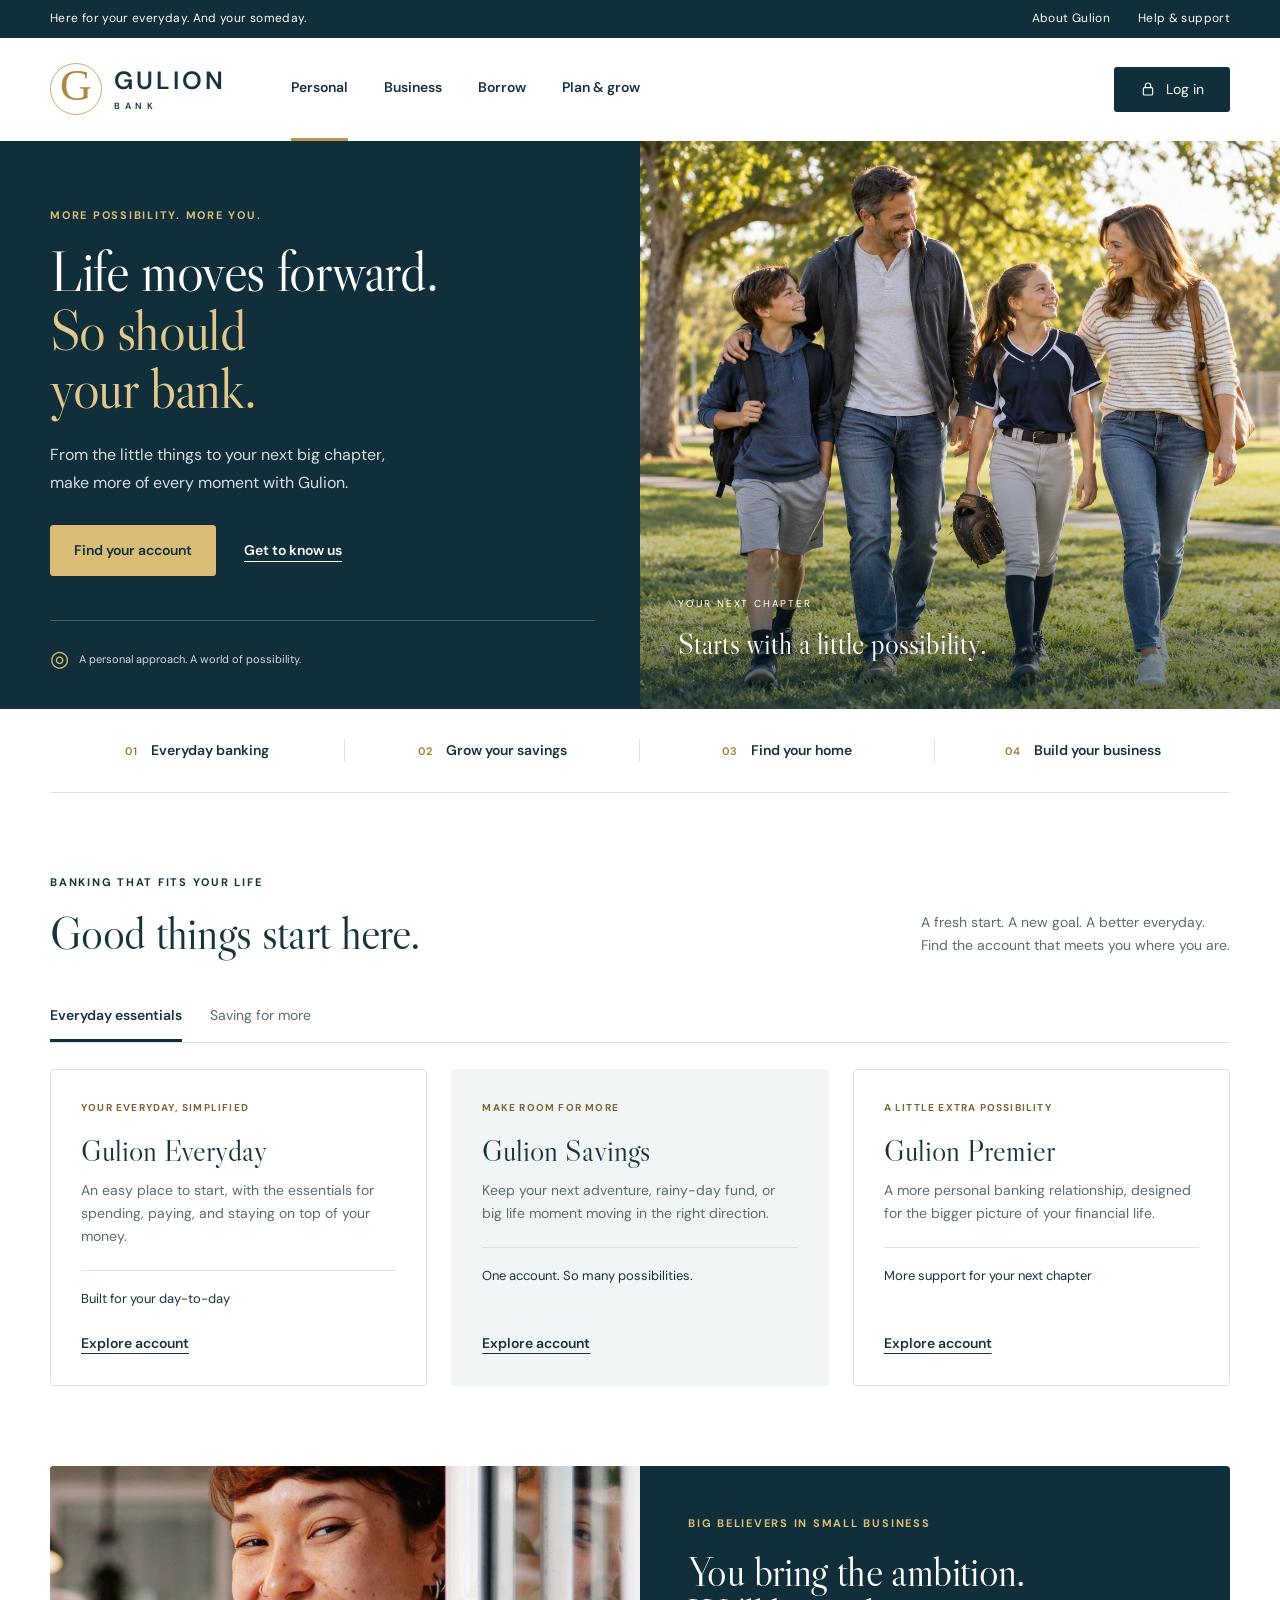
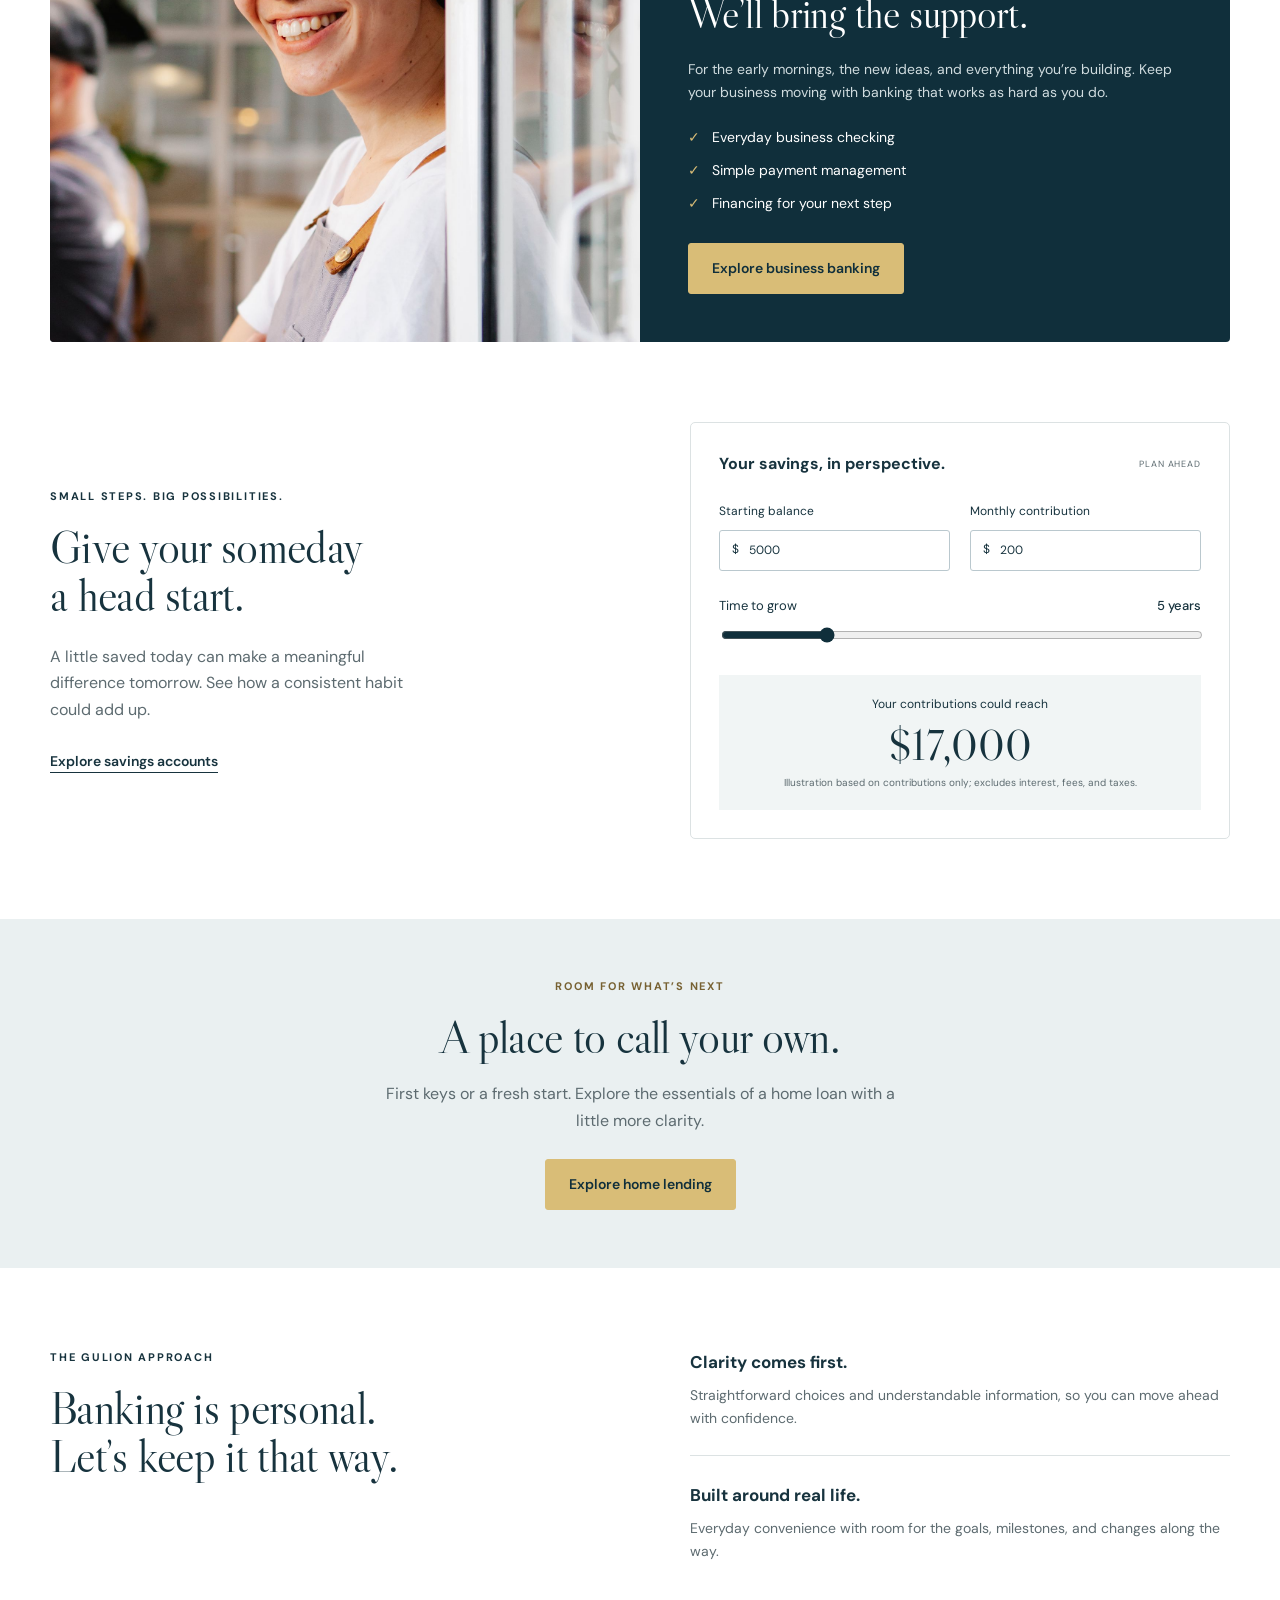
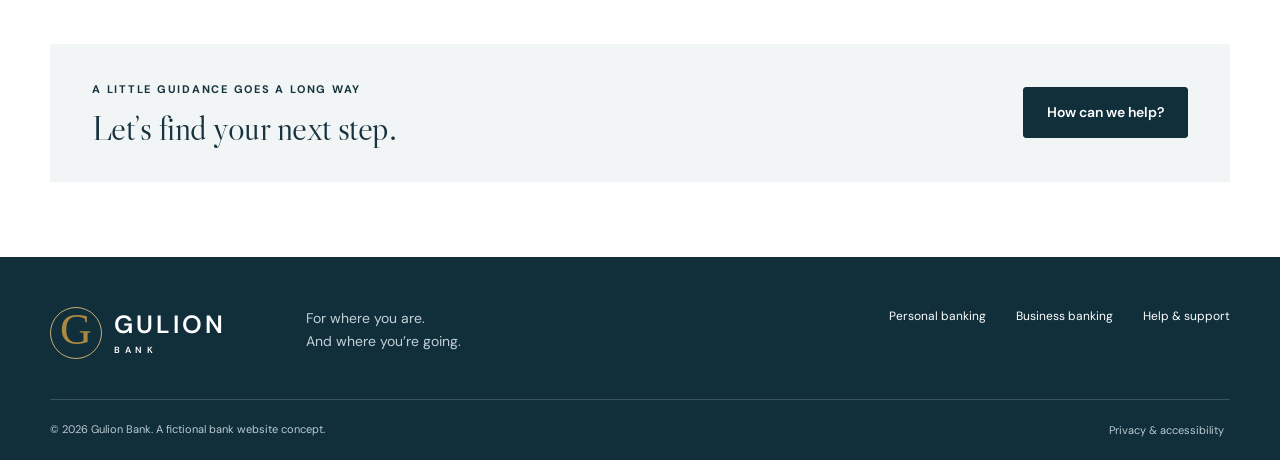
<file: index.html>
<!doctype html>
<html lang="en"><head><meta charset="UTF-8"><meta name="viewport" content="width=device-width,initial-scale=1"><title>Gulion Bank | Life moves forward. So should your bank.</title><meta name="description" content="Discover a more personal approach to everyday banking, saving, home lending and business at Gulion Bank."><link rel="icon" type="image/svg+xml" href="data:image/svg+xml,%3Csvg xmlns='http://www.w3.org/2000/svg' viewBox='0 0 40 40'%3E%3Crect width='40' height='40' rx='8' fill='%230b2935'/%3E%3Ctext x='8' y='30' fill='%23d9bd77' font-family='Georgia' font-size='32'%3EG%3C/text%3E%3C/svg%3E"><link rel="stylesheet" href="style.css"></head><body>
<a class="skip" href="steve.html">Skip to content</a><div class="utility"><div class="wrap"><span>Here for your everyday. And your someday.</span><div><a href="steve.html">About Gulion</a><a href="steve.html">Help & support</a></div></div></div>
<header><div class="wrap nav"><a href="steve.html" class="brand" aria-label="Gulion Bank home"><span class="mark">G</span><span>GULION<small>BANK</small></span></a><button class="menu" aria-label="Open navigation" aria-expanded="false">☰</button><nav aria-label="Main navigation"><a href="steve.html" class="active">Personal</a><a href="steve.html">Business</a><a href="steve.html">Borrow</a><a href="steve.html">Plan & grow</a></nav><button class="login" data-dialog="login"><svg viewBox="0 0 24 24" aria-hidden="true"><rect x="5" y="10" width="14" height="11" rx="2"/><path d="M8 10V7a4 4 0 018 0v3"/></svg>Log in</button></div></header>
<main id="main"><section class="hero"><div class="hero-copy"><span class="eyebrow">MORE POSSIBILITY. MORE YOU.</span><h1>Life moves forward.<br><em>So should<br>your bank.</em></h1><p>From the little things to your next big chapter, make more of every moment with Gulion.</p><div class="actions"><a class="button" href="steve.html">Find your account</a><a class="text-link" href="steve.html">Get to know us</a></div><div class="hero-note"><span class="line-icon">◎</span> A personal approach. A world of possibility.</div></div><div class="hero-photo"><img src="assets/family-park.jpg" alt="A family walking together through a sunny park after a youth softball game" fetchpriority="high"><div class="photo-caption"><span>YOUR NEXT CHAPTER</span><strong>Starts with a little possibility.</strong></div></div></section>
<section class="quick wrap" aria-label="Explore banking"><a href="steve.html"><span>01</span>Everyday banking</a><a href="steve.html"><span>02</span>Grow your savings</a><a href="steve.html"><span>03</span>Find your home</a><a href="steve.html"><span>04</span>Build your business</a></section>
<section id="accounts" class="section wrap"><div class="section-heading"><div><span class="eyebrow">BANKING THAT FITS YOUR LIFE</span><h2>Good things start here.</h2></div><p>A fresh start. A new goal. A better everyday.<br>Find the account that meets you where you are.</p></div><div class="tabs" role="tablist" aria-label="Account type"><button role="tab" id="tab-everyday" aria-controls="products" aria-selected="true" data-tab="everyday">Everyday essentials</button><button role="tab" id="tab-savings" aria-controls="products" aria-selected="false" tabindex="-1" data-tab="savings">Saving for more</button></div><div class="products" id="products" role="tabpanel" aria-labelledby="tab-everyday"></div></section>
<section class="business wrap" id="business"><div class="business-photo"><img src="assets/business.jpg" alt="Smiling café professional wearing an apron" loading="lazy"></div><div class="business-copy"><span class="eyebrow">BIG BELIEVERS IN SMALL BUSINESS</span><h2>You bring the ambition.<br>We’ll bring the support.</h2><p>For the early mornings, the new ideas, and everything you’re building. Keep your business moving with banking that works as hard as you do.</p><ul><li>Everyday business checking</li><li>Simple payment management</li><li>Financing for your next step</li></ul><button class="button light" data-dialog="business">Explore business banking</button></div></section>
<section class="section wrap planning" id="plan"><div><span class="eyebrow">SMALL STEPS. BIG POSSIBILITIES.</span><h2>Give your someday<br>a head start.</h2><p>A little saved today can make a meaningful difference tomorrow. See how a consistent habit could add up.</p><a class="text-link" href="steve.html" id="see-savings">Explore savings accounts</a></div><div class="calculator"><div class="calc-title"><h3>Your savings, in perspective.</h3><span>PLAN AHEAD</span></div><div class="calc-inputs"><label>Starting balance<div class="money"><span>$</span><input id="balance" type="number" min="0" max="10000000" value="5000" step="100"></div></label><label>Monthly contribution<div class="money"><span>$</span><input id="monthly" type="number" min="0" max="100000" value="200" step="25"></div></label></div><label class="range-label" for="years">Time to grow <strong><output id="year-value">5</output> years</strong></label><input id="years" type="range" min="1" max="20" value="5"><div class="estimate"><span>Your contributions could reach</span><strong id="total">$17,000</strong><small>Illustration based on contributions only; excludes interest, fees, and taxes.</small></div></div></section>
<section class="borrow" id="borrow"><div class="wrap borrow-inner"><span class="eyebrow">ROOM FOR WHAT’S NEXT</span><h2>A place to call your own.</h2><p>First keys or a fresh start. Explore the essentials of a home loan with a little more clarity.</p><button class="button light" data-dialog="home">Explore home lending</button></div></section>
<section class="section wrap about" id="about"><div><span class="eyebrow">THE GULION APPROACH</span><h2>Banking is personal.<br>Let’s keep it that way.</h2></div><div class="principles"><article><h3>Clarity comes first.</h3><p>Straightforward choices and understandable information, so you can move ahead with confidence.</p></article><article><h3>Built around real life.</h3><p>Everyday convenience with room for the goals, milestones, and changes along the way.</p></article></div></section>
<section class="help wrap" id="help"><div><span class="eyebrow">A LITTLE GUIDANCE GOES A LONG WAY</span><h2>Let’s find your next step.</h2></div><button class="button" data-dialog="help">How can we help?</button></section></main>
<footer><div class="wrap"><div class="footer-top"><a href="steve.html" class="brand"><span class="mark">G</span><span>GULION<small>BANK</small></span></a><p>For where you are.<br>And where you’re going.</p><div><a href="steve.html">Personal banking</a><a href="steve.html">Business banking</a><a href="steve.html">Help & support</a></div></div><div class="footer-bottom"><span>© 2026 Gulion Bank. A fictional bank website concept.</span><button data-dialog="privacy">Privacy & accessibility</button></div></div></footer>
<dialog id="detail"><button class="close" aria-label="Close dialog">×</button><span class="eyebrow">GULION BANK</span><h2 id="dialog-title"></h2><div id="dialog-content"></div><button class="button dismiss">Got it</button></dialog><script src="app.js"></script></body></html>
</file>
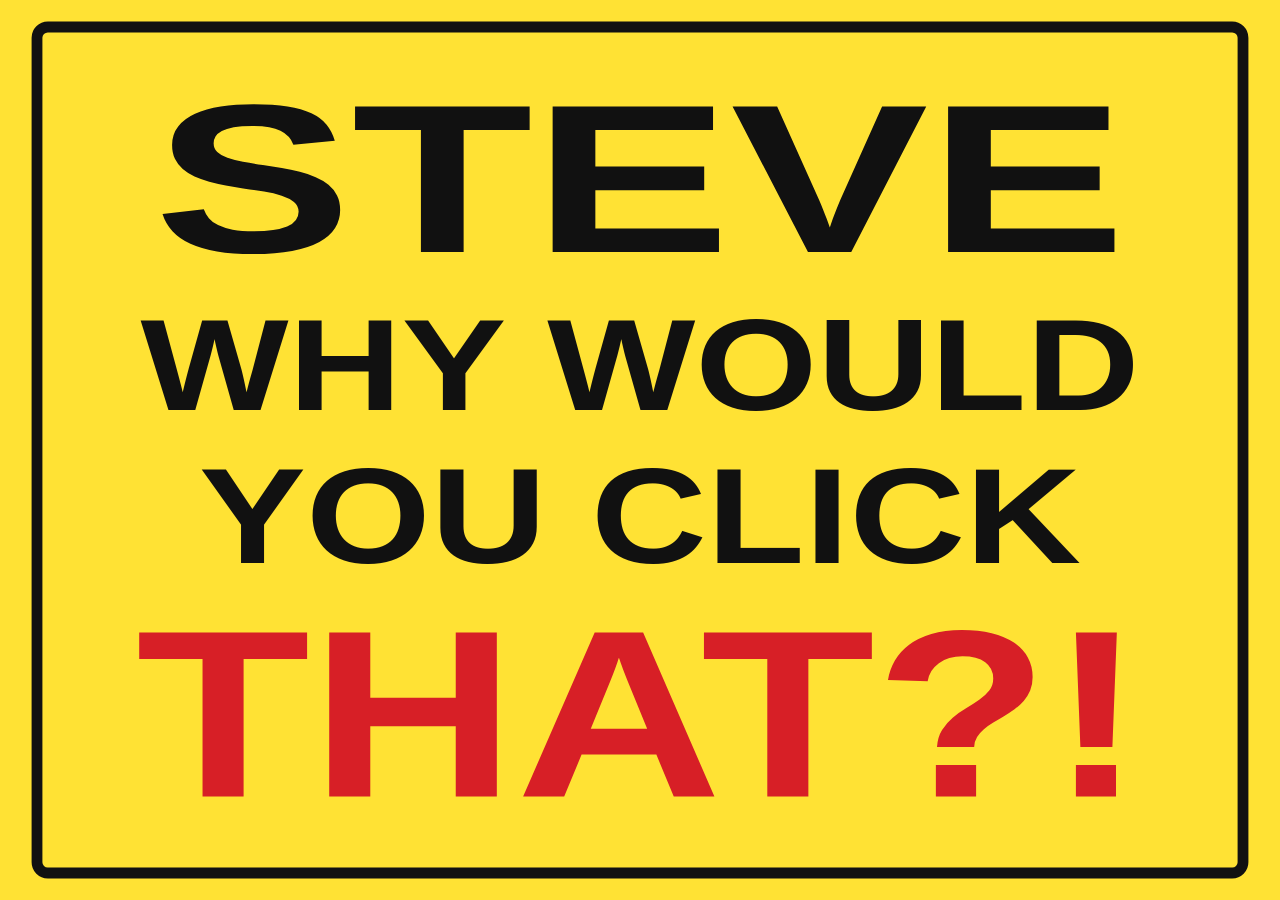
<file: steve.html>
<!doctype html><html lang="en"><head><meta charset="utf-8"><meta name="viewport" content="width=device-width,initial-scale=1"><title>STEVE WHY WOULD YOU CLICK THAT?!</title><meta name="robots" content="noindex"><style>*{box-sizing:border-box}html,body{margin:0;min-height:100%;background:#ffe234}body{min-height:100vh;min-height:100svh;display:grid;place-items:center}main{width:100%;display:grid;place-items:center}img{display:block;width:100%;max-width:1400px;height:auto;max-height:100svh;object-fit:contain}</style></head><body><main><img src="assets/steve.svg" width="1400" height="1000" alt="STEVE WHY WOULD YOU CLICK THAT?!"></main></body></html>
</file>
<file: style.css>
@import url('https://fonts.googleapis.com/css2?family=DM+Sans:wght@400;500;600;700&family=Libre+Caslon+Display&display=swap');
:root{--navy:#102f3b;--ink:#17333e;--gold:#d9bd77;--muted:#5d6b70;--line:#dce2e3;--pale:#f1f5f5}*{box-sizing:border-box}html{scroll-behavior:smooth;scroll-padding-top:90px}body{margin:0;color:var(--ink);font:16px/1.65 'DM Sans',Arial,sans-serif;background:#fff}button,input{font:inherit}button,a{touch-action:manipulation}a{color:inherit;text-decoration:none}button{cursor:pointer}button:focus-visible,a:focus-visible,input:focus-visible{outline:3px solid #ad8226;outline-offset:5px}.wrap{max-width:1280px;margin:auto;width:calc(100% - 100px)}.utility{background:var(--navy);color:#fff;font-size:12px;letter-spacing:.03em}.utility .wrap{display:flex;justify-content:space-between;padding:9px 0}.utility a{margin-left:28px}.nav{height:103px;display:flex;align-items:center;gap:65px}.brand{display:flex;align-items:center;gap:12px;line-height:1;font-size:25px;font-weight:600;letter-spacing:.12em}.brand small{display:block;font-size:9px;letter-spacing:.5em;margin-top:9px}.mark{font:44px/1 Georgia,serif;color:#ac8940;border:1px solid #c6ad74;border-radius:50%;width:52px;height:52px;text-align:center;letter-spacing:-5px;padding-right:5px}.nav nav{display:flex;gap:36px;flex:1;font-size:14px;font-weight:600;height:100%;align-items:center}.nav nav a{height:100%;display:flex;align-items:center;border-bottom:3px solid transparent}.nav nav a:hover,.nav nav .active{border-color:#b99851}.login{display:flex;align-items:center;gap:10px;background:var(--navy);color:#fff;border:0;padding:11px 26px;border-radius:3px;font-size:14px}.login svg{width:16px;fill:none;stroke:currentColor;stroke-width:1.7}.menu{display:none}.hero{display:grid;grid-template-columns:1fr 1fr;background:var(--navy);color:#fff;max-width:1600px;margin:auto;min-height:565px}.hero-copy{padding:65px max(50px,calc((100vw - 1280px)/2)) 32px;padding-right:45px}.eyebrow{display:block;font-size:11px;font-weight:700;letter-spacing:.16em;margin-bottom:18px}.hero .eyebrow,.business .eyebrow,.borrow .eyebrow{color:var(--gold)}h1,h2{font-family:'Libre Caslon Display',Georgia,serif;font-weight:400;line-height:1.04;margin:0}h1{font-size:clamp(48px,4.4vw,68px);letter-spacing:-.025em}h1 em{font-style:normal;color:#e2c88f}h2{font-size:46px;letter-spacing:-.015em}.hero p{color:#d3dde0;max-width:350px;margin:23px 0 28px;font-size:16px;line-height:1.75}.actions{display:flex;gap:28px;align-items:center}.button{display:inline-flex;align-items:center;justify-content:center;padding:13px 23px;background:var(--navy);color:#fff;border:1px solid var(--navy);border-radius:3px;font-size:14px;font-weight:600;transition:background .2s}.button:hover,.login:hover{background:#255260}.hero .button,.button.light{background:var(--gold);color:var(--navy);border-color:var(--gold)}.button.light:hover,.hero .button:hover{background:#ead39f}.text-link{font-size:14px;font-weight:600;text-decoration:underline;text-underline-offset:6px}.hero-note{border-top:1px solid #49616a;font-size:11px;color:#cfdbde;margin-top:44px;padding-top:20px;display:flex;gap:10px;align-items:center}.line-icon{color:var(--gold);font-size:22px}.hero-photo{position:relative;overflow:hidden;min-height:560px}.hero-photo img{width:100%;height:100%;object-fit:cover;position:absolute;object-position:center}.hero-photo:after{content:'';position:absolute;inset:55% 0 0;background:linear-gradient(transparent,#001c2b99)}.photo-caption{position:absolute;bottom:40px;left:38px;z-index:1}.photo-caption span{display:block;font-size:10px;letter-spacing:.18em;margin-bottom:9px}.photo-caption strong{font-family:'Libre Caslon Display',Georgia,serif;font-size:29px;font-weight:400}.quick{display:grid;grid-template-columns:repeat(4,1fr);padding:30px 0;border-bottom:1px solid var(--line)}.quick a{font-size:14px;font-weight:600;border-right:1px solid var(--line);text-align:center}.quick a:last-child{border:0}.quick span{font-size:11px;color:#9d7b37;margin-right:14px}.quick a:hover{text-decoration:underline}.section{padding:80px 0}.section-heading{display:flex;justify-content:space-between;align-items:end;margin-bottom:35px}.section-heading p{font-size:14px;color:var(--muted);margin-bottom:0}.tabs{border-bottom:1px solid var(--line);display:flex;gap:28px;margin-bottom:26px}.tabs button{background:none;border:0;padding:12px 0;font-size:14px;color:var(--muted);border-bottom:3px solid transparent}.tabs [aria-selected=true]{border-color:var(--navy);color:var(--ink);font-weight:600}.products{display:grid;grid-template-columns:repeat(3,1fr);gap:24px}.product{border:1px solid var(--line);border-radius:4px;padding:30px;display:flex;flex-direction:column;align-items:flex-start;min-height:305px}.product.featured{background:var(--pale);border-color:var(--pale)}.product .label{font-size:10px;letter-spacing:.12em;font-weight:700;color:#7b6536}.product h3{font:30px/1.2 'Libre Caslon Display',Georgia,serif;margin:16px 0 10px}.product p{font-size:14px;color:var(--muted);margin:0 0 22px}.product .feature{font-size:13px;border-top:1px solid var(--line);padding-top:17px;width:100%;margin-bottom:23px}.product button{background:none;border:0;padding:0;text-decoration:underline;text-underline-offset:5px;color:var(--ink);font-weight:600;font-size:14px;margin-top:auto}.business{display:grid;grid-template-columns:1fr 1fr;background:var(--navy);color:#fff;border-radius:4px;overflow:hidden}.business-photo{min-height:470px}.business-photo img{height:100%;width:100%;object-fit:cover}.business-copy{padding:48px}.business h2{font-size:41px}.business p{font-size:14px;color:#d0dcdf;margin:22px 0}.business ul{padding:0;list-style:none;font-size:14px;margin:0 0 28px}.business li{margin:10px 0}.business li:before{content:'✓';color:var(--gold);margin-right:12px}.planning{display:grid;grid-template-columns:1fr 1fr;gap:100px;align-items:center}.planning p{color:var(--muted);max-width:375px;margin:25px 0}.calculator{border:1px solid var(--line);border-radius:5px;padding:28px}.calc-title{display:flex;align-items:center;justify-content:space-between;gap:16px;margin-bottom:24px}.calc-title h3{font-size:16px;margin:0}.calc-title>span{font-size:9px;letter-spacing:.1em;color:var(--muted)}.calc-inputs{display:grid;grid-template-columns:1fr 1fr;gap:20px}.calc-inputs label{font-size:12px}.money{display:flex;border:1px solid #bac8ce;border-radius:3px;margin-top:8px;padding:9px 12px;gap:8px}.money input{width:100%;border:0;min-width:0;color:var(--ink);background:white}.range-label{display:flex;justify-content:space-between;font-size:13px;margin:24px 0 8px}.range-label strong{font-weight:500}input[type=range]{width:100%;accent-color:var(--navy)}.estimate{margin-top:24px;background:var(--pale);padding:20px;text-align:center}.estimate span{display:block;font-size:12px}.estimate strong{display:block;font:43px/1.4 'Libre Caslon Display',Georgia,serif}.estimate small{display:block;font-size:10px;color:var(--muted);line-height:1.5}.borrow{background:#eaf0f1;text-align:center;padding:58px 0}.borrow .eyebrow{color:#776132}.borrow p{max-width:520px;margin:20px auto 25px;color:var(--muted)}.about{display:grid;grid-template-columns:1fr 1fr;gap:100px}.principles h3{font-size:17px;margin:0 0 8px}.principles p{font-size:14px;color:var(--muted);margin:0}.principles article+article{border-top:1px solid var(--line);margin-top:25px;padding-top:25px}.help{background:var(--pale);padding:36px 42px;display:flex;justify-content:space-between;align-items:center;margin-bottom:75px;gap:25px}.help h2{font-size:35px}.help .eyebrow{margin-bottom:12px}footer{background:var(--navy);color:white;padding:50px 0 20px}.footer-top{display:flex;align-items:start;gap:80px;padding-bottom:40px}.footer-top p{font-size:14px;color:#c4d1d7;margin:0}.footer-top>div{margin-left:auto;display:flex;gap:30px;font-size:12px}.footer-bottom{border-top:1px solid #3a5360;padding-top:20px;font-size:11px;color:#bccbd1;display:flex;justify-content:space-between;gap:20px}.footer-bottom button{border:0;color:inherit;background:none;font-size:11px}dialog{border:0;border-radius:6px;max-width:530px;width:calc(100% - 32px);padding:42px;color:var(--ink);box-shadow:0 20px 90px #001b2f66}dialog::backdrop{background:#071d2bcc;backdrop-filter:blur(4px)}dialog h2{font-size:38px}dialog p,dialog li{font-size:15px;color:var(--muted)}dialog ul{padding-left:20px}dialog .button{margin-top:16px}.close{position:absolute;right:15px;top:8px;background:none;border:0;font-size:30px;color:var(--ink)}.skip{position:absolute;left:-999px;z-index:10;background:white;padding:10px}.skip:focus{left:10px}@media(min-width:1600px){.hero-copy{padding-left:160px}}@media(max-width:1050px){.wrap{width:calc(100% - 48px)}.nav{gap:30px}.nav nav{gap:22px}.hero-copy{padding:45px 30px}.hero h1{font-size:53px}.actions{gap:18px}.hero .text-link{font-size:12px}.business-copy{padding:35px}.business h2{font-size:35px}.planning,.about{gap:45px}.footer-top{gap:40px}.footer-top>div{flex-direction:column;gap:10px}.product{padding:22px}}@media(max-width:720px){.utility .wrap>span{display:none}.utility .wrap{justify-content:flex-end}.utility a{margin-left:20px}.wrap{width:calc(100% - 36px)}.nav{height:82px;gap:18px;position:relative}.brand{font-size:20px}.mark{width:43px;height:43px;font-size:36px}.nav .menu{display:block;margin-left:auto;border:0;background:none;font-size:24px;color:var(--navy)}.nav nav{display:none;position:absolute;top:82px;left:-18px;right:-18px;height:auto;z-index:5;background:white;padding:15px 25px;box-shadow:0 10px 15px #102f3b22}.nav nav.open{display:flex;flex-direction:column;align-items:start;gap:0}.nav nav a{padding:12px}.login{padding:9px 15px}.hero{grid-template-columns:1fr}.hero-copy{padding:40px 26px 28px}.hero h1{font-size:53px}.hero h1 br:last-child{display:none}.hero p{max-width:420px}.hero-note{margin-top:28px}.hero-photo{min-height:340px}.photo-caption{bottom:25px;left:26px}.quick{grid-template-columns:1fr 1fr;padding:15px 0;gap:0}.quick a{text-align:left;padding:13px 7px;font-size:12px}.quick a:nth-child(2){border:0}.quick span{margin-right:7px}.section{padding:50px 0}.section-heading{display:block}h2{font-size:39px}.section-heading p{margin-top:20px}.products{grid-template-columns:1fr;gap:15px}.product{min-height:0;padding:25px}.product p{margin-bottom:18px}.product .feature{margin-bottom:18px}.business{grid-template-columns:1fr}.business-photo{height:300px;min-height:0}.business-copy{padding:30px 26px}.planning,.about{grid-template-columns:1fr;gap:30px}.calculator{padding:22px}.calc-title>span{display:none}.borrow{padding:44px 0}.help{padding:28px;flex-direction:column;align-items:start;margin-bottom:45px}.help h2{font-size:32px}.footer-top{flex-wrap:wrap;gap:28px}.footer-top>div{width:100%;margin:0;flex-direction:row;flex-wrap:wrap;gap:24px}.footer-bottom{flex-direction:column;align-items:start;gap:8px}.footer-bottom button{padding:0}dialog{padding:32px 26px}}
@media(prefers-reduced-motion:reduce){html{scroll-behavior:auto}*{transition:none!important}}
.business-photo{position:relative;overflow:hidden}.business-photo img{position:absolute;inset:0;object-position:center 40%}.hero-photo img{object-position:50% center}
</file>
